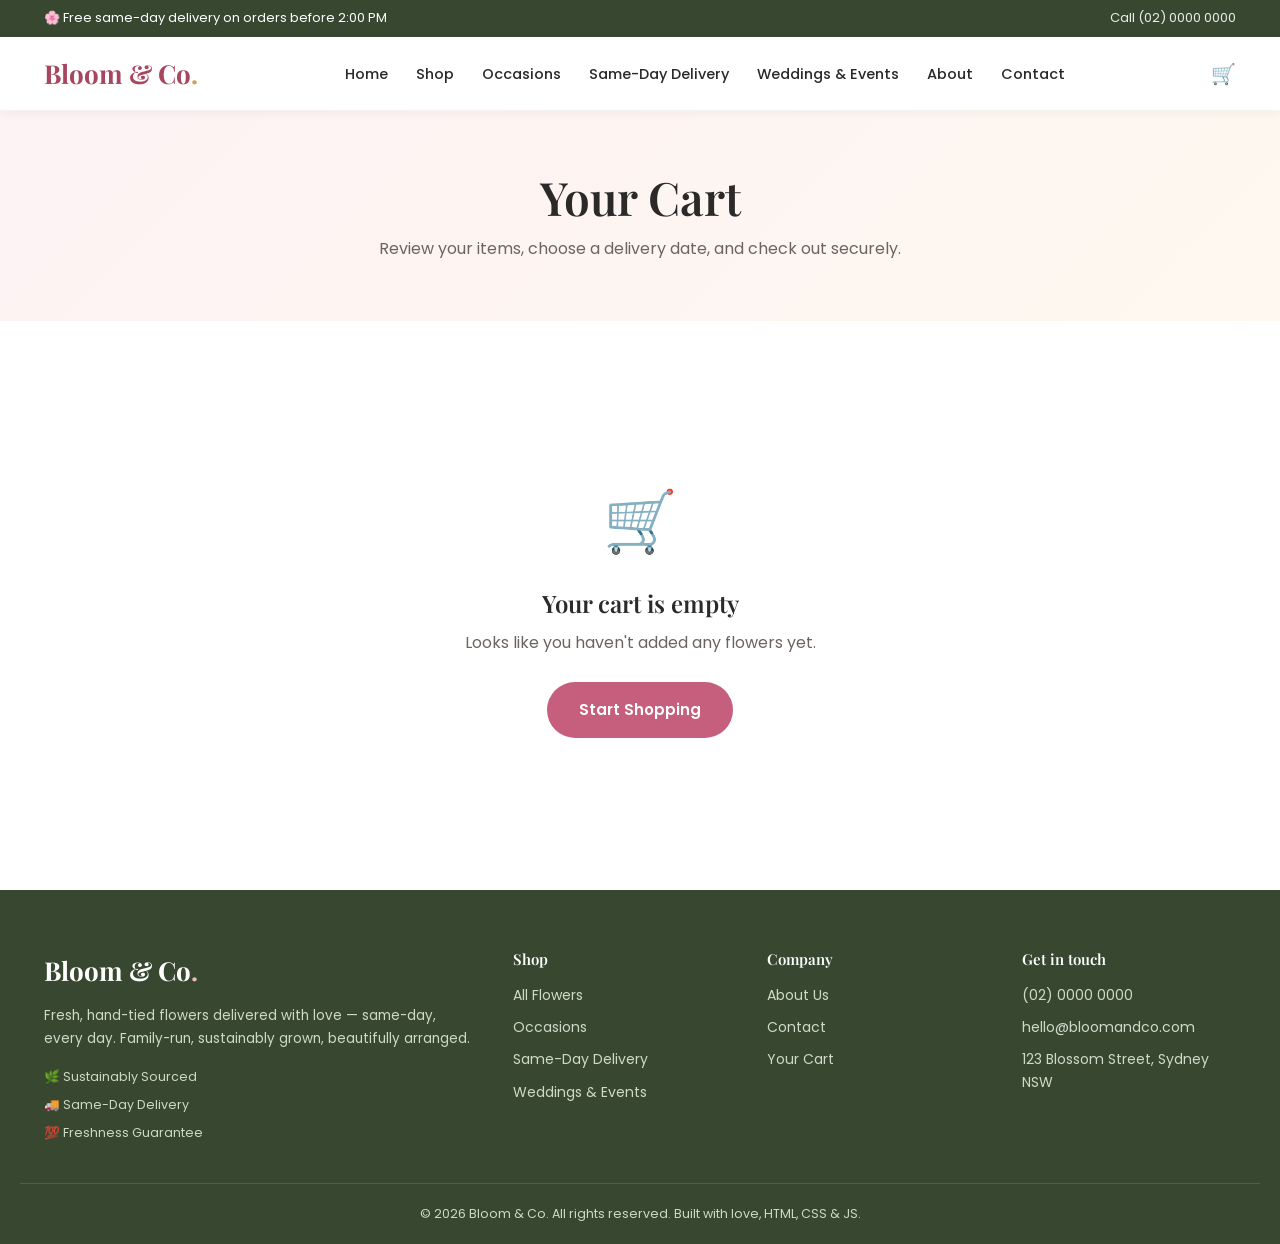
<file: cart.html>
<!DOCTYPE html>
<html lang="en">
<head>
<meta charset="UTF-8">
<meta name="viewport" content="width=device-width, initial-scale=1.0">
<title>Your Cart | Bloom & Co.</title>
<link rel="stylesheet" href="css/styles.css">
</head>
<body>

<div id="site-header"></div>

<section class="page-hero">
  <div class="container">
    <h1>Your Cart</h1>
    <p>Review your items, choose a delivery date, and check out securely.</p>
  </div>
</section>

<section id="cart-section">
  <div class="container">
    <div class="cart-layout" id="cart-layout">
      <!-- populated by JS -->
    </div>
  </div>
</section>

<!-- Mock Checkout Modal -->
<div id="checkout-modal" style="display:none;position:fixed;inset:0;background:rgba(44,42,40,0.5);z-index:500;align-items:center;justify-content:center;padding:20px;">
  <div style="background:white;border-radius:24px;padding:40px;max-width:440px;width:100%;text-align:center;">
    <div style="font-size:56px;margin-bottom:16px;">🌸</div>
    <h2 style="margin-bottom:12px;">Order Confirmed!</h2>
    <p style="color:var(--ink-light);margin-bottom:28px;">Thank you for your order. This is a demo checkout — no real payment has been processed. A confirmation email would normally be sent to you.</p>
    <button class="btn btn-primary btn-block" id="close-modal">Continue Shopping</button>
  </div>
</div>

<div id="site-footer"></div>
<script src="js/products.js"></script>
<script src="js/script.js"></script>
<script>
  function renderCart() {
    const cart = getCart();
    const layout = document.getElementById("cart-layout");

    if (!cart.length) {
      layout.style.gridTemplateColumns = "1fr";
      layout.innerHTML = `
        <div class="empty-cart">
          <div class="emoji">🛒</div>
          <h2>Your cart is empty</h2>
          <p style="color:var(--ink-light);margin:12px 0 26px;">Looks like you haven't added any flowers yet.</p>
          <a href="shop.html" class="btn btn-primary">Start Shopping</a>
        </div>`;
      return;
    }

    layout.style.gridTemplateColumns = "";
    const itemsHTML = cart.map((item, index) => {
      const addonsTotal = (item.addons || []).reduce((a, b) => a + b.price, 0);
      const lineTotal = (item.price + addonsTotal) * item.qty;
      const addonNames = (item.addons || []).map(a => a.name).join(", ");
      return `
        <div class="cart-item">
          <img src="${item.image}" alt="${item.name}">
          <div>
            <h4>${item.name}</h4>
            <div class="meta">Size: ${item.size}${addonNames ? " · Add-ons: " + addonNames : ""}</div>
            <div class="meta">Delivery: ${item.deliveryDate || minDeliveryDate()}</div>
            ${item.giftMessage ? `<div class="meta">💌 "${item.giftMessage}"</div>` : ""}
            <div class="cart-item-actions">
              <div class="qty-control">
                <button class="cart-qty-minus" data-index="${index}">−</button>
                <input type="text" value="${item.qty}" readonly>
                <button class="cart-qty-plus" data-index="${index}">+</button>
              </div>
              <button class="remove-btn" data-index="${index}">Remove</button>
            </div>
          </div>
          <div class="item-total">$${lineTotal.toFixed(2)}</div>
        </div>`;
    }).join("");

    const subtotal = cartTotal();
    const deliveryFee = subtotal > 0 ? 9.95 : 0;
    const total = subtotal + deliveryFee;

    layout.innerHTML = `
      <div>${itemsHTML}</div>
      <div class="summary-card">
        <h3 style="margin-bottom:20px;">Order Summary</h3>
        <div class="summary-row"><span>Subtotal</span><span>$${subtotal.toFixed(2)}</span></div>
        <div class="summary-row"><span>Delivery Fee</span><span>$${deliveryFee.toFixed(2)}</span></div>
        <div class="summary-row total"><span>Total</span><span>$${total.toFixed(2)}</span></div>
        <button class="btn btn-primary btn-block mt-24" id="checkout-btn" style="padding:15px;">Proceed to Checkout</button>
        <p style="font-size:12px;color:var(--ink-light);text-align:center;margin-top:12px;">🔒 Secure demo checkout — no real payment is processed.</p>
      </div>
    `;

    document.querySelectorAll(".cart-qty-minus").forEach(btn => btn.addEventListener("click", () => {
      const cart = getCart();
      const i = Number(btn.dataset.index);
      updateCartQty(i, cart[i].qty - 1);
      renderCart();
    }));
    document.querySelectorAll(".cart-qty-plus").forEach(btn => btn.addEventListener("click", () => {
      const cart = getCart();
      const i = Number(btn.dataset.index);
      updateCartQty(i, cart[i].qty + 1);
      renderCart();
    }));
    document.querySelectorAll(".remove-btn").forEach(btn => btn.addEventListener("click", () => {
      removeFromCart(Number(btn.dataset.index));
      renderCart();
      showToast("Item removed from cart");
    }));
    const checkoutBtn = document.getElementById("checkout-btn");
    if (checkoutBtn) {
      checkoutBtn.addEventListener("click", () => {
        document.getElementById("checkout-modal").style.display = "flex";
      });
    }
  }

  document.getElementById("close-modal").addEventListener("click", () => {
    saveCart([]);
    document.getElementById("checkout-modal").style.display = "none";
    renderCart();
    window.location.href = "shop.html";
  });

  document.addEventListener("DOMContentLoaded", renderCart);
</script>
</body>
</html>
</file>
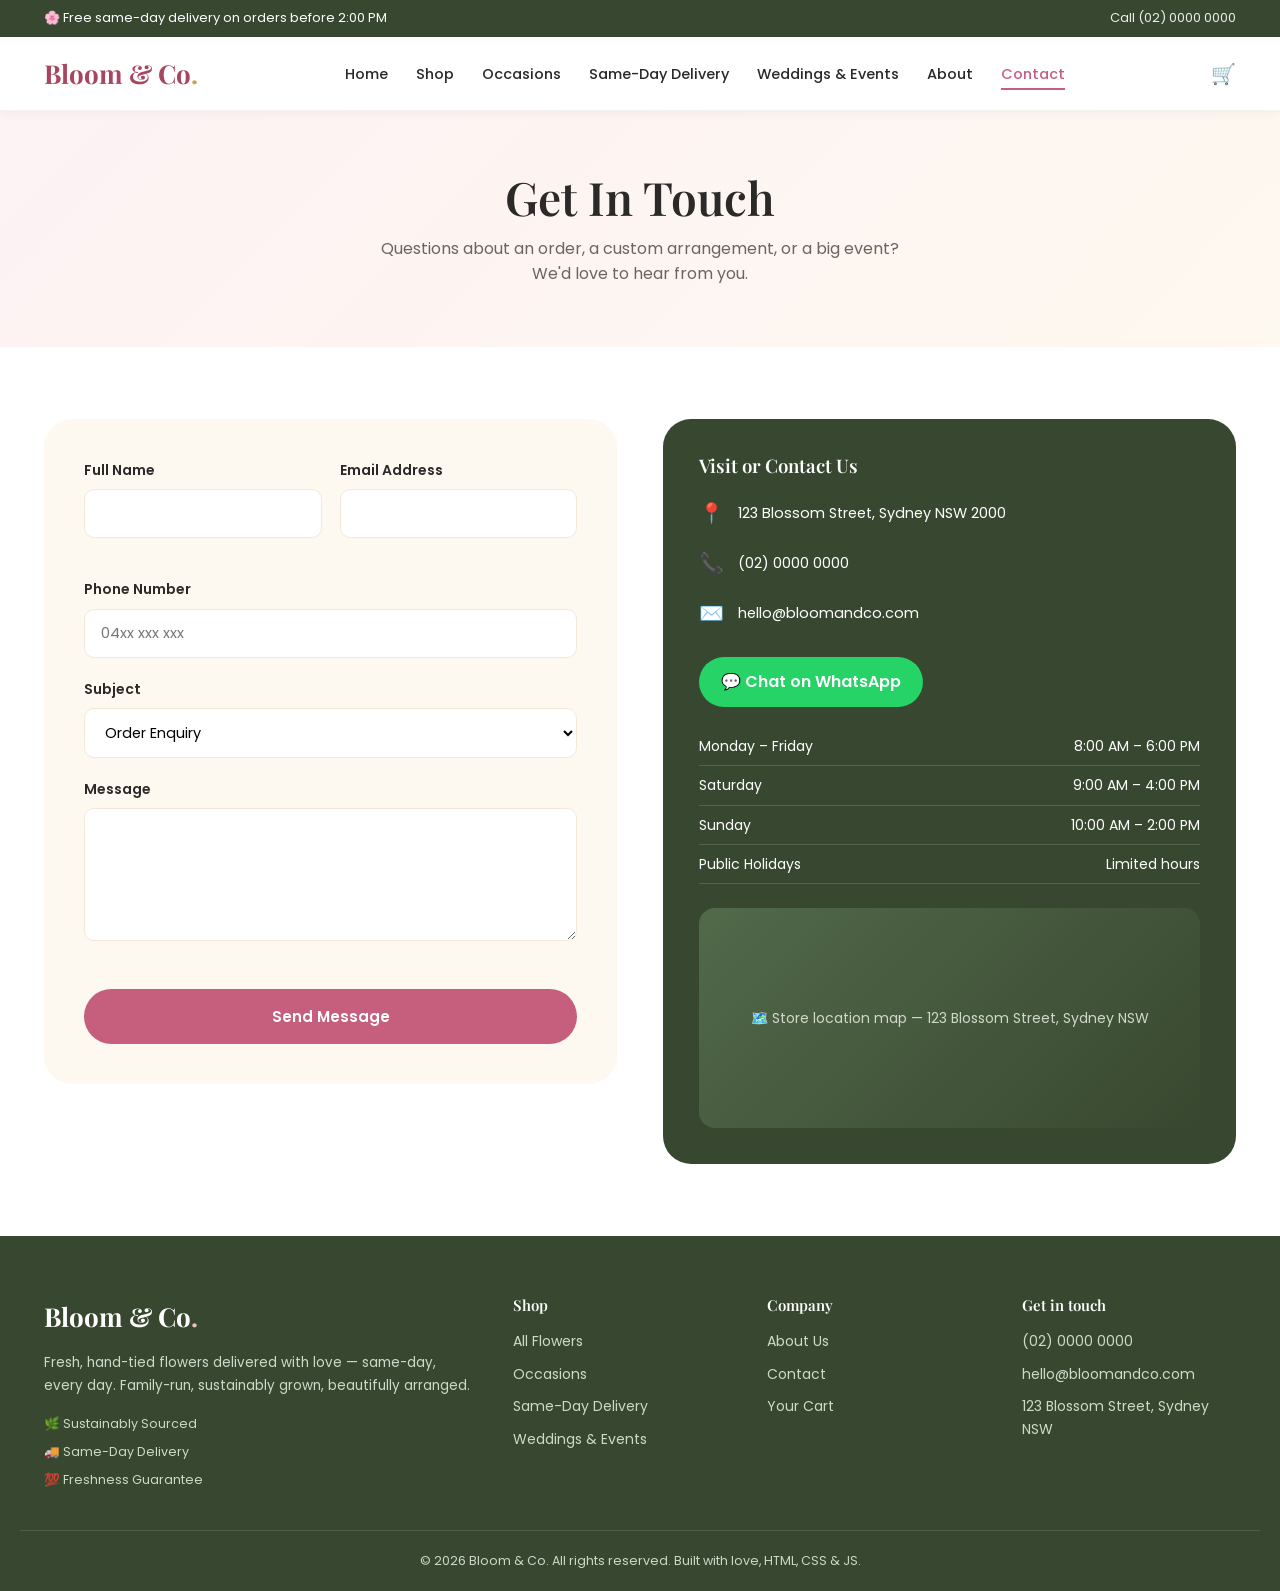
<file: contact.html>
<!DOCTYPE html>
<html lang="en">
<head>
<meta charset="UTF-8">
<meta name="viewport" content="width=device-width, initial-scale=1.0">
<title>Contact Us | Bloom & Co.</title>
<link rel="stylesheet" href="css/styles.css">
</head>
<body>

<div id="site-header"></div>

<section class="page-hero">
  <div class="container">
    <h1>Get In Touch</h1>
    <p>Questions about an order, a custom arrangement, or a big event? We'd love to hear from you.</p>
  </div>
</section>

<section>
  <div class="container contact-layout">
    <div class="reveal">
      <form class="form-card" id="contact-form" novalidate style="margin:0;max-width:none;">
        <div class="form-row">
          <div class="form-group">
            <label for="c-name">Full Name</label>
            <input type="text" id="c-name" name="name" required>
            <span class="error-msg" data-for="name"></span>
          </div>
          <div class="form-group">
            <label for="c-email">Email Address</label>
            <input type="email" id="c-email" name="email" required>
            <span class="error-msg" data-for="email"></span>
          </div>
        </div>
        <div class="form-group">
          <label for="c-phone">Phone Number</label>
          <input type="tel" id="c-phone" name="phone" placeholder="04xx xxx xxx">
        </div>
        <div class="form-group">
          <label for="c-subject">Subject</label>
          <select id="c-subject" name="subject">
            <option>Order Enquiry</option>
            <option>Custom Arrangement</option>
            <option>Wedding &amp; Events</option>
            <option>Delivery Issue</option>
            <option>Other</option>
          </select>
        </div>
        <div class="form-group">
          <label for="c-message">Message</label>
          <textarea id="c-message" name="message" rows="5" required></textarea>
          <span class="error-msg" data-for="message"></span>
        </div>
        <button type="submit" class="btn btn-primary btn-block">Send Message</button>
        <div class="form-success" id="contact-success">Thanks for reaching out! We'll respond within one business day. 🌷</div>
      </form>
    </div>

    <div class="reveal">
      <div class="contact-info-card">
        <h3>Visit or Contact Us</h3>
        <div class="contact-row"><span class="icon">📍</span><span>123 Blossom Street, Sydney NSW 2000</span></div>
        <div class="contact-row"><span class="icon">📞</span><a href="tel:+61200000000">(02) 0000 0000</a></div>
        <div class="contact-row"><span class="icon">✉️</span><a href="mailto:hello@bloomandco.com">hello@bloomandco.com</a></div>
        <a href="https://wa.me/61400000000" target="_blank" rel="noopener" class="whatsapp-btn">💬 Chat on WhatsApp</a>

        <ul class="hours-list">
          <li><span>Monday – Friday</span><span>8:00 AM – 6:00 PM</span></li>
          <li><span>Saturday</span><span>9:00 AM – 4:00 PM</span></li>
          <li><span>Sunday</span><span>10:00 AM – 2:00 PM</span></li>
          <li><span>Public Holidays</span><span>Limited hours</span></li>
        </ul>

        <div class="map-placeholder">🗺️ Store location map — 123 Blossom Street, Sydney NSW</div>
      </div>
    </div>
  </div>
</section>

<div id="site-footer"></div>
<script src="js/products.js"></script>
<script src="js/script.js"></script>
<script>
  document.getElementById("contact-form").addEventListener("submit", (e) => {
    e.preventDefault();
    const form = e.target;
    if (validateForm(form)) {
      document.getElementById("contact-success").classList.add("show");
      form.reset();
      showToast("Message sent successfully!");
    }
  });
</script>
</body>
</html>
</file>
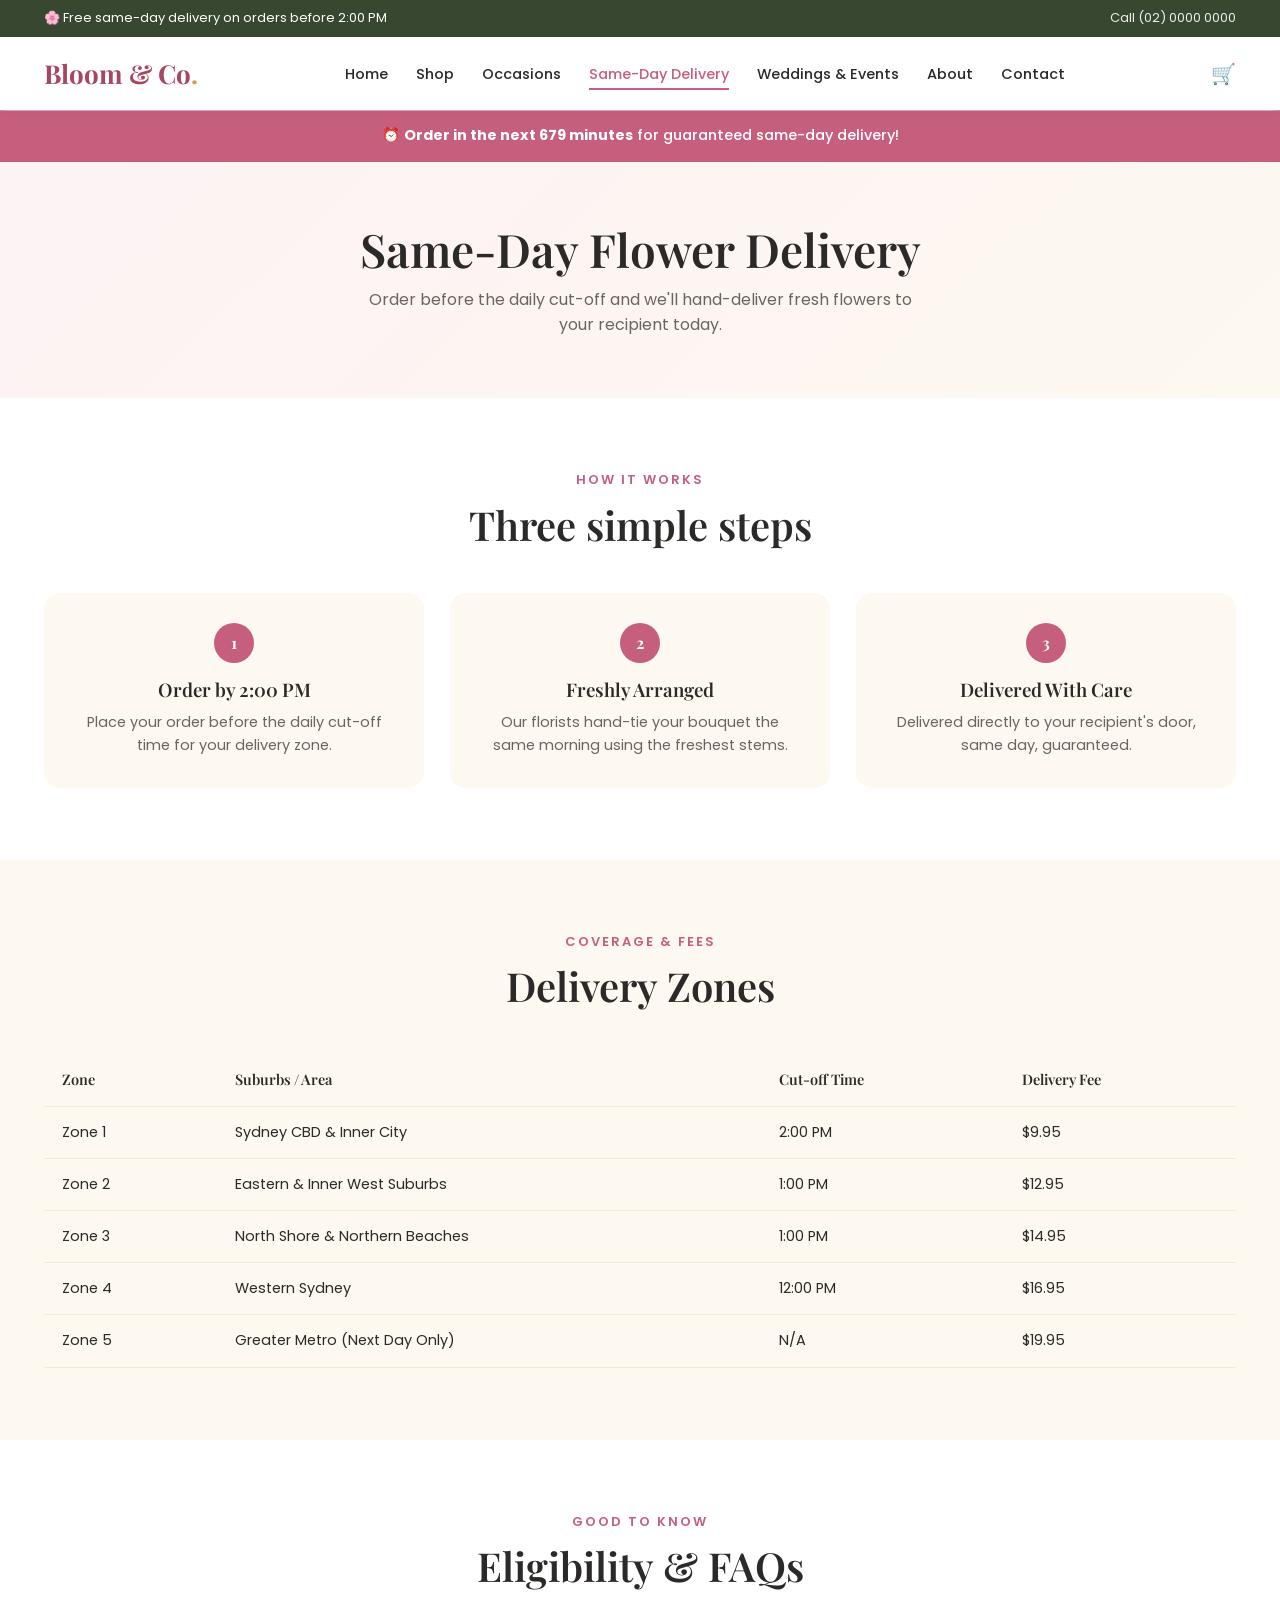
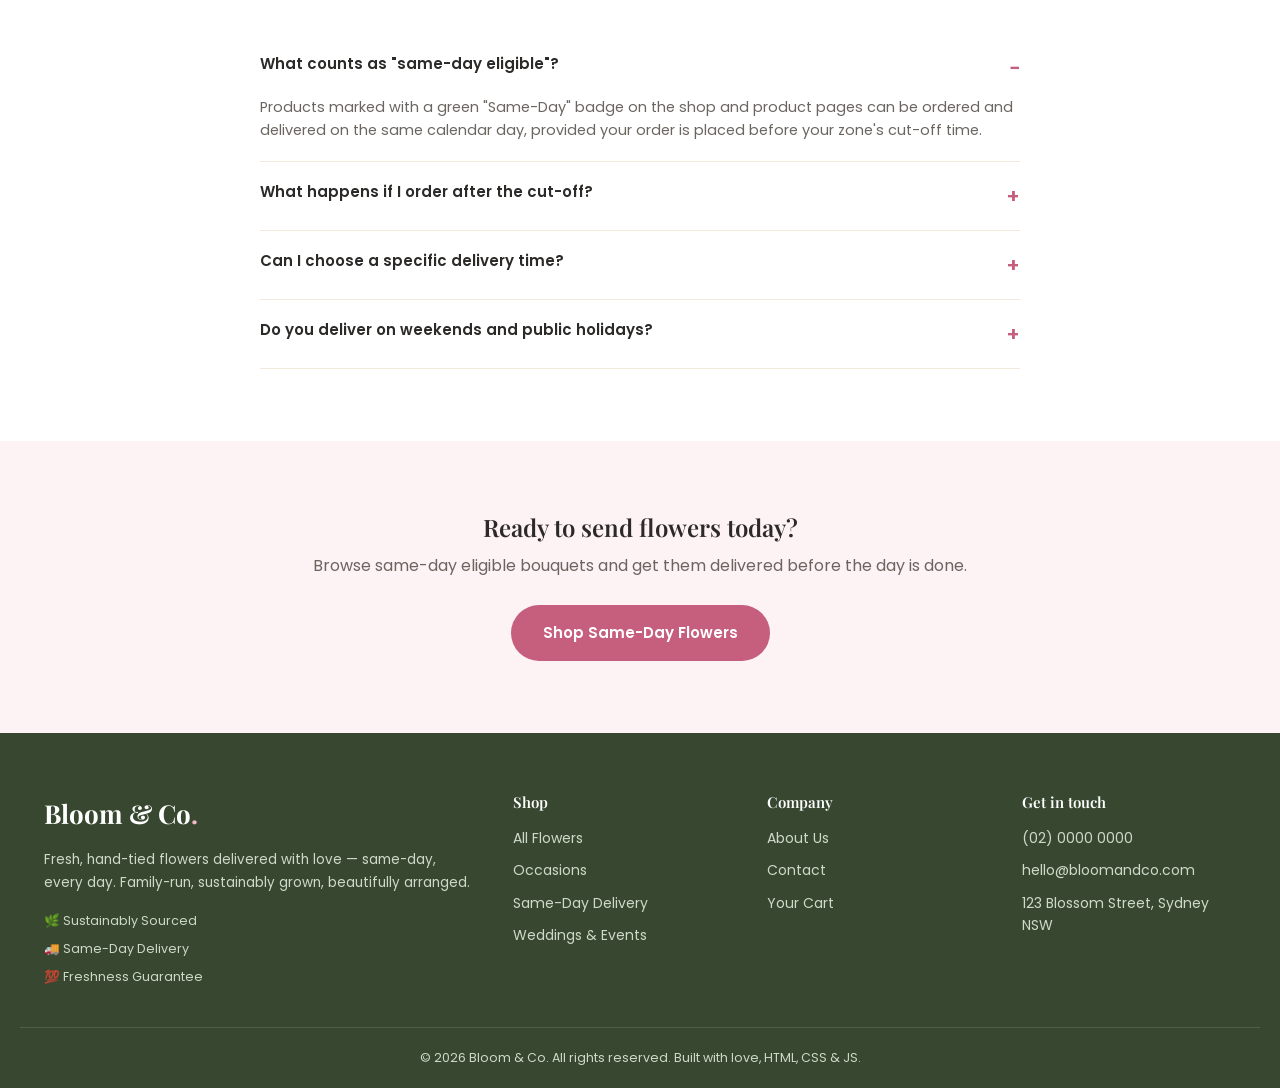
<file: delivery.html>
<!DOCTYPE html>
<html lang="en">
<head>
<meta charset="UTF-8">
<meta name="viewport" content="width=device-width, initial-scale=1.0">
<title>Same-Day Delivery | Bloom & Co.</title>
<link rel="stylesheet" href="css/styles.css">
</head>
<body>

<div id="site-header"></div>

<div class="urgency-banner" id="urgency-banner"></div>

<section class="page-hero">
  <div class="container">
    <h1>Same-Day Flower Delivery</h1>
    <p>Order before the daily cut-off and we'll hand-deliver fresh flowers to your recipient today.</p>
  </div>
</section>

<section>
  <div class="container">
    <div class="section-head reveal">
      <span class="eyebrow">How It Works</span>
      <h2>Three simple steps</h2>
    </div>
    <div class="delivery-steps reveal">
      <div class="step-card">
        <div class="step-num">1</div>
        <h3>Order by 2:00 PM</h3>
        <p style="color:var(--ink-light);font-size:14.5px;margin-top:10px;">Place your order before the daily cut-off time for your delivery zone.</p>
      </div>
      <div class="step-card">
        <div class="step-num">2</div>
        <h3>Freshly Arranged</h3>
        <p style="color:var(--ink-light);font-size:14.5px;margin-top:10px;">Our florists hand-tie your bouquet the same morning using the freshest stems.</p>
      </div>
      <div class="step-card">
        <div class="step-num">3</div>
        <h3>Delivered With Care</h3>
        <p style="color:var(--ink-light);font-size:14.5px;margin-top:10px;">Delivered directly to your recipient's door, same day, guaranteed.</p>
      </div>
    </div>
  </div>
</section>

<section class="bg-cream">
  <div class="container">
    <div class="section-head reveal">
      <span class="eyebrow">Coverage &amp; Fees</span>
      <h2>Delivery Zones</h2>
    </div>
    <table class="zones-table reveal">
      <thead><tr><th>Zone</th><th>Suburbs / Area</th><th>Cut-off Time</th><th>Delivery Fee</th></tr></thead>
      <tbody>
        <tr><td>Zone 1</td><td>Sydney CBD &amp; Inner City</td><td>2:00 PM</td><td>$9.95</td></tr>
        <tr><td>Zone 2</td><td>Eastern &amp; Inner West Suburbs</td><td>1:00 PM</td><td>$12.95</td></tr>
        <tr><td>Zone 3</td><td>North Shore &amp; Northern Beaches</td><td>1:00 PM</td><td>$14.95</td></tr>
        <tr><td>Zone 4</td><td>Western Sydney</td><td>12:00 PM</td><td>$16.95</td></tr>
        <tr><td>Zone 5</td><td>Greater Metro (Next Day Only)</td><td>N/A</td><td>$19.95</td></tr>
      </tbody>
    </table>
  </div>
</section>

<section>
  <div class="container">
    <div class="section-head reveal">
      <span class="eyebrow">Good to Know</span>
      <h2>Eligibility &amp; FAQs</h2>
    </div>
    <div style="max-width:760px;margin:0 auto;" class="reveal">
      <details class="faq-item" open>
        <summary>What counts as "same-day eligible"?</summary>
        <p>Products marked with a green "Same-Day" badge on the shop and product pages can be ordered and delivered on the same calendar day, provided your order is placed before your zone's cut-off time.</p>
      </details>
      <details class="faq-item">
        <summary>What happens if I order after the cut-off?</summary>
        <p>No problem — your order will simply be scheduled for the next available delivery day. You'll be able to choose the exact date at checkout.</p>
      </details>
      <details class="faq-item">
        <summary>Can I choose a specific delivery time?</summary>
        <p>We deliver within business hours (9:00 AM – 6:00 PM). While we can't guarantee an exact hour, you can leave delivery instructions at checkout.</p>
      </details>
      <details class="faq-item">
        <summary>Do you deliver on weekends and public holidays?</summary>
        <p>Yes, we deliver 7 days a week including most public holidays, though cut-off times may be earlier — check the calendar at checkout for exact times.</p>
      </details>
    </div>
  </div>
</section>

<section class="bg-pink">
  <div class="container text-center reveal">
    <h2>Ready to send flowers today?</h2>
    <p style="color:var(--ink-light);margin:12px 0 26px;">Browse same-day eligible bouquets and get them delivered before the day is done.</p>
    <a href="shop.html?occasion=bestsellers" class="btn btn-primary">Shop Same-Day Flowers</a>
  </div>
</section>

<div id="site-footer"></div>
<script src="js/products.js"></script>
<script src="js/script.js"></script>
<script>
  document.addEventListener("DOMContentLoaded", () => {
    const banner = document.getElementById("urgency-banner");
    if (isSameDayAvailable()) {
      const now = new Date();
      const cutoff = new Date();
      cutoff.setHours(14, 0, 0, 0);
      const minsLeft = Math.round((cutoff - now) / 60000);
      banner.innerHTML = `⏰ <strong>Order in the next ${minsLeft > 0 ? minsLeft : 0} minutes</strong> for guaranteed same-day delivery!`;
    } else {
      banner.innerHTML = `⏰ Today's same-day cut-off has passed — <strong>order now for delivery tomorrow.</strong>`;
    }
  });
</script>
</body>
</html>
</file>
<file: css/styles.css>
/* ============================================================
   BLOOM & CO. — Stylesheet
   Design system: soft pink / cream / green / white palette
   Serif headings (Playfair Display) + sans body (Poppins)
   ============================================================ */

@import url('https://fonts.googleapis.com/css2?family=Playfair+Display:ital,wght@0,500;0,600;0,700;1,500&family=Poppins:wght@300;400;500;600;700&display=swap');

:root {
  --pink-50: #fdf2f4;
  --pink-100: #fbe4ea;
  --pink-300: #f3b8c7;
  --pink-500: #e0839e;
  --pink-600: #c65f7d;
  --pink-700: #a8455f;
  --cream: #fdf8f0;
  --cream-dark: #f4e9d8;
  --green-500: #7c9473;
  --green-600: #5f7857;
  --green-800: #384830;
  --white: #ffffff;
  --ink: #2c2a28;
  --ink-light: #6b6560;
  --gold: #c9a24b;

  --radius-sm: 8px;
  --radius-md: 16px;
  --radius-lg: 28px;
  --shadow-sm: 0 2px 10px rgba(44, 42, 40, 0.06);
  --shadow-md: 0 10px 30px rgba(44, 42, 40, 0.1);
  --shadow-lg: 0 20px 50px rgba(44, 42, 40, 0.15);

  --font-heading: 'Playfair Display', Georgia, serif;
  --font-body: 'Poppins', -apple-system, sans-serif;
}

* { box-sizing: border-box; margin: 0; padding: 0; }

html { scroll-behavior: smooth; }

body {
  font-family: var(--font-body);
  color: var(--ink);
  background: var(--white);
  line-height: 1.6;
  -webkit-font-smoothing: antialiased;
  overflow-x: hidden;
}

img { max-width: 100%; display: block; }

a { text-decoration: none; color: inherit; }

ul { list-style: none; }

h1, h2, h3, h4 {
  font-family: var(--font-heading);
  font-weight: 600;
  line-height: 1.2;
  color: var(--ink);
}

.container {
  max-width: 1240px;
  margin: 0 auto;
  padding: 0 24px;
}

section { padding: 72px 0; }

.section-head {
  text-align: center;
  max-width: 620px;
  margin: 0 auto 44px;
}
.section-head .eyebrow {
  color: var(--pink-600);
  text-transform: uppercase;
  letter-spacing: 2px;
  font-size: 13px;
  font-weight: 600;
  margin-bottom: 10px;
  display: block;
}
.section-head h2 { font-size: clamp(28px, 4vw, 40px); margin-bottom: 12px; }
.section-head p { color: var(--ink-light); font-size: 16px; }

/* ---------- Buttons ---------- */
.btn {
  display: inline-flex;
  align-items: center;
  justify-content: center;
  gap: 8px;
  padding: 14px 30px;
  border-radius: 40px;
  font-family: var(--font-body);
  font-weight: 600;
  font-size: 15px;
  cursor: pointer;
  border: 2px solid transparent;
  transition: all 0.25s ease;
  white-space: nowrap;
}
.btn-primary { background: var(--pink-600); color: var(--white); }
.btn-primary:hover { background: var(--pink-700); transform: translateY(-2px); box-shadow: var(--shadow-md); }
.btn-outline { background: transparent; border-color: var(--white); color: var(--white); }
.btn-outline:hover { background: var(--white); color: var(--pink-700); transform: translateY(-2px); }
.btn-dark { background: var(--green-800); color: var(--white); }
.btn-dark:hover { background: var(--green-600); transform: translateY(-2px); }
.btn-block { width: 100%; }
.btn-sm { padding: 9px 18px; font-size: 13px; }
.btn:disabled { opacity: 0.5; cursor: not-allowed; transform: none !important; }

/* ---------- Top bar & Header ---------- */
.topbar { background: var(--green-800); color: var(--white); font-size: 13px; }
.topbar-inner { display: flex; justify-content: space-between; align-items: center; padding: 8px 24px; }
.topbar-inner a { color: var(--white); opacity: 0.9; }
.topbar-links { display: none; }
@media (min-width: 640px) { .topbar-links { display: inline; } }

.site-header {
  background: rgba(255, 255, 255, 0.96);
  backdrop-filter: blur(6px);
  position: sticky;
  top: 0;
  z-index: 200;
  box-shadow: var(--shadow-sm);
}
.header-inner { display: flex; align-items: center; justify-content: space-between; padding: 16px 24px; }
.logo {
  font-family: var(--font-heading);
  font-size: 26px;
  font-weight: 700;
  color: var(--pink-700);
}
.logo span { color: var(--gold); }
.logo.light { color: var(--white); }
.logo.light span { color: var(--pink-300); }

.main-nav ul { display: flex; gap: 28px; }
.main-nav a {
  font-size: 14.5px;
  font-weight: 500;
  color: var(--ink);
  position: relative;
  padding: 6px 0;
  transition: color 0.2s;
}
.main-nav a:hover, .main-nav a.active { color: var(--pink-600); }
.main-nav a.active::after {
  content: ""; position: absolute; bottom: 0; left: 0; right: 0; height: 2px; background: var(--pink-600);
}

.header-actions { display: flex; align-items: center; gap: 16px; }
.icon-btn { position: relative; font-size: 20px; }
.cart-count {
  position: absolute; top: -8px; right: -12px;
  background: var(--pink-600); color: white;
  font-size: 11px; font-weight: 700;
  min-width: 18px; height: 18px; border-radius: 50%;
  display: inline-flex; align-items: center; justify-content: center;
  padding: 0 4px;
}

.hamburger {
  display: none; flex-direction: column; gap: 5px;
  background: none; border: none; cursor: pointer; padding: 6px;
}
.hamburger span { width: 24px; height: 2px; background: var(--ink); transition: 0.3s; border-radius: 2px; }
.hamburger.active span:nth-child(1) { transform: translateY(7px) rotate(45deg); }
.hamburger.active span:nth-child(2) { opacity: 0; }
.hamburger.active span:nth-child(3) { transform: translateY(-7px) rotate(-45deg); }

@media (max-width: 900px) {
  .main-nav {
    position: fixed; top: 0; right: -100%; width: 78%; max-width: 340px; height: 100vh;
    background: var(--white); box-shadow: var(--shadow-lg);
    transition: right 0.35s ease; padding: 100px 32px; z-index: 300;
  }
  .main-nav.open { right: 0; }
  .main-nav ul { flex-direction: column; gap: 22px; }
  .main-nav a { font-size: 17px; }
  .hamburger { display: flex; }
}

/* ---------- Hero ---------- */
.hero {
  position: relative;
  min-height: 88vh;
  display: flex;
  align-items: center;
  background: linear-gradient(135deg, var(--pink-50) 0%, var(--cream) 55%, var(--pink-100) 100%);
  overflow: hidden;
}
.hero::before, .hero::after {
  content: "";
  position: absolute;
  border-radius: 50%;
  filter: blur(2px);
  opacity: 0.5;
}
.hero::before { width: 340px; height: 340px; background: var(--pink-300); top: -80px; right: -80px; }
.hero::after { width: 220px; height: 220px; background: var(--green-500); opacity: 0.25; bottom: -60px; left: -60px; }

.hero-inner { display: grid; grid-template-columns: 1fr 1fr; gap: 40px; align-items: center; position: relative; z-index: 2; }
.hero-content .eyebrow { color: var(--pink-600); font-weight: 600; letter-spacing: 2px; text-transform: uppercase; font-size: 13px; }
.hero-content h1 {
  font-size: clamp(38px, 5.4vw, 62px);
  margin: 14px 0 20px;
  color: var(--ink);
}
.hero-content h1 em { color: var(--pink-600); font-style: normal; }
.hero-content p { font-size: 17px; color: var(--ink-light); max-width: 460px; margin-bottom: 32px; }
.hero-ctas { display: flex; flex-wrap: wrap; gap: 16px; }
.hero-ctas .btn-outline { border-color: var(--pink-600); color: var(--pink-700); }
.hero-ctas .btn-outline:hover { background: var(--pink-600); color: white; }

.hero-image { position: relative; }
.hero-image img { border-radius: var(--radius-lg); box-shadow: var(--shadow-lg); width: 100%; height: 520px; object-fit: cover; }
.hero-badge {
  position: absolute; bottom: 24px; left: -24px;
  background: var(--white); padding: 16px 20px; border-radius: var(--radius-md);
  box-shadow: var(--shadow-md); display: flex; align-items: center; gap: 12px; max-width: 240px;
}
.hero-badge .icon { font-size: 26px; }
.hero-badge strong { display: block; font-size: 14px; }
.hero-badge span { font-size: 12px; color: var(--ink-light); }

@media (max-width: 900px) {
  .hero-inner { grid-template-columns: 1fr; }
  .hero-image { order: -1; }
  .hero-image img { height: 320px; }
  .hero-badge { left: 12px; }
}

/* ---------- Category Tiles ---------- */
.category-tiles {
  display: grid;
  grid-template-columns: repeat(5, 1fr);
  gap: 20px;
}
.cat-tile {
  background: var(--cream);
  border-radius: var(--radius-md);
  padding: 30px 16px;
  text-align: center;
  transition: transform 0.25s ease, box-shadow 0.25s ease, background 0.25s ease;
  border: 1px solid var(--cream-dark);
}
.cat-tile:hover { transform: translateY(-6px); box-shadow: var(--shadow-md); background: var(--white); }
.cat-tile .emoji { font-size: 34px; display: block; margin-bottom: 12px; }
.cat-tile h4 { font-size: 15px; font-family: var(--font-body); font-weight: 600; }
@media (max-width: 900px) { .category-tiles { grid-template-columns: repeat(2, 1fr); } }

/* ---------- Product Grid & Cards ---------- */
.product-grid {
  display: grid;
  grid-template-columns: repeat(4, 1fr);
  gap: 28px;
}
@media (max-width: 1100px) { .product-grid { grid-template-columns: repeat(3, 1fr); } }
@media (max-width: 760px) { .product-grid { grid-template-columns: repeat(2, 1fr); gap: 16px; } }
@media (max-width: 480px) { .product-grid { grid-template-columns: 1fr 1fr; } }

.product-card {
  background: var(--white);
  border-radius: var(--radius-md);
  overflow: hidden;
  box-shadow: var(--shadow-sm);
  transition: transform 0.3s ease, box-shadow 0.3s ease;
  display: flex;
  flex-direction: column;
}
.product-card:hover { transform: translateY(-6px); box-shadow: var(--shadow-md); }
.product-card .thumb { position: relative; overflow: hidden; height: 230px; }
.product-card .thumb img { width: 100%; height: 100%; object-fit: cover; transition: transform 0.5s ease; }
.product-card:hover .thumb img { transform: scale(1.08); }
.badge {
  position: absolute; top: 12px; left: 12px;
  background: var(--green-600); color: white; font-size: 11px; font-weight: 600;
  padding: 5px 10px; border-radius: 20px; letter-spacing: 0.3px;
}
.badge.pink { background: var(--pink-600); }
.badge.gold { background: var(--gold); }
.product-info { padding: 18px; display: flex; flex-direction: column; gap: 8px; flex: 1; }
.product-info h3 { font-size: 17px; }
.product-info .rating { font-size: 13px; color: var(--gold); }
.product-info .rating span { color: var(--ink-light); margin-left: 4px; }
.product-info .price { font-weight: 700; color: var(--pink-700); font-size: 17px; margin-top: auto; }
.product-info .old-price { text-decoration: line-through; color: var(--ink-light); font-weight: 400; font-size: 14px; margin-right: 6px; }
.product-card .add-cart-btn { margin: 0 18px 18px; }

/* ---------- Delivery Banner ---------- */
.delivery-banner {
  background: var(--green-800);
  color: var(--white);
  border-radius: var(--radius-lg);
  padding: 44px;
  display: grid;
  grid-template-columns: 1.2fr repeat(3, 1fr);
  gap: 28px;
  align-items: center;
}
.delivery-banner .db-main h3 { color: var(--white); font-size: 26px; margin-bottom: 8px; }
.delivery-banner .db-main p { color: #cfd9c9; font-size: 14.5px; }
.db-item { text-align: center; border-left: 1px solid rgba(255,255,255,0.15); padding-left: 24px; }
.db-item .num { font-family: var(--font-heading); font-size: 24px; color: var(--pink-300); display: block; }
.db-item span.label { font-size: 13px; color: #cfd9c9; }
@media (max-width: 900px) {
  .delivery-banner { grid-template-columns: 1fr 1fr; }
  .db-item { border-left: none; padding-left: 0; }
}
@media (max-width: 560px) { .delivery-banner { grid-template-columns: 1fr; } }

/* ---------- Reviews ---------- */
.reviews-grid { display: grid; grid-template-columns: repeat(4, 1fr); gap: 24px; }
@media (max-width: 1000px) { .reviews-grid { grid-template-columns: 1fr 1fr; } }
@media (max-width: 600px) { .reviews-grid { grid-template-columns: 1fr; } }
.review-card {
  background: var(--pink-50);
  border-radius: var(--radius-md);
  padding: 26px;
  border: 1px solid var(--pink-100);
}
.review-card .stars { color: var(--gold); margin-bottom: 10px; letter-spacing: 2px; }
.review-card p { font-size: 14.5px; color: var(--ink); margin-bottom: 14px; }
.review-card strong { font-size: 14px; color: var(--pink-700); }

/* ---------- Instagram Gallery ---------- */
.insta-gallery { display: grid; grid-template-columns: repeat(4, 1fr); gap: 12px; }
@media (max-width: 760px) { .insta-gallery { grid-template-columns: repeat(2, 1fr); } }
.insta-item { position: relative; border-radius: var(--radius-sm); overflow: hidden; aspect-ratio: 1/1; }
.insta-item img { width: 100%; height: 100%; object-fit: cover; transition: transform 0.4s ease; }
.insta-item:hover img { transform: scale(1.1); }
.insta-item::after {
  content: "📷"; position: absolute; inset: 0; display: flex; align-items: center; justify-content: center;
  background: rgba(44,42,40,0); color: transparent; transition: 0.3s; font-size: 22px;
}
.insta-item:hover::after { background: rgba(44,42,40,0.35); color: white; }

/* ---------- Promo Banner (Weddings) ---------- */
.promo-banner {
  position: relative;
  border-radius: var(--radius-lg);
  overflow: hidden;
  min-height: 340px;
  display: flex;
  align-items: center;
  background-image: linear-gradient(120deg, rgba(56,72,48,0.82), rgba(198,95,125,0.55)), url('https://images.unsplash.com/photo-1520763185298-1b434c919102?auto=format&fit=crop&w=1400&q=70');
  background-size: cover;
  background-position: center;
  color: white;
  padding: 50px;
}
.promo-banner .promo-content { max-width: 520px; }
.promo-banner .eyebrow { color: var(--pink-100); text-transform: uppercase; letter-spacing: 2px; font-size: 13px; font-weight: 600; }
.promo-banner h2 { color: white; font-size: clamp(26px, 4vw, 38px); margin: 12px 0 16px; }
.promo-banner p { margin-bottom: 26px; color: #f3e9ed; }

/* ---------- Filters (Shop Page) ---------- */
.shop-layout { display: grid; grid-template-columns: 260px 1fr; gap: 36px; align-items: start; }
@media (max-width: 900px) { .shop-layout { grid-template-columns: 1fr; } }

.filters {
  background: var(--cream);
  border-radius: var(--radius-md);
  padding: 24px;
  position: sticky;
  top: 100px;
}
.filters h4 { font-size: 15px; margin-bottom: 14px; }
.filter-group { margin-bottom: 26px; }
.filter-group label {
  display: flex; align-items: center; gap: 10px; font-size: 14px; margin-bottom: 10px; cursor: pointer; color: var(--ink-light);
}
.filter-group input[type="checkbox"], .filter-group input[type="radio"] { accent-color: var(--pink-600); width: 16px; height: 16px; }
.filter-group input[type="range"] { width: 100%; accent-color: var(--pink-600); }
.price-values { display: flex; justify-content: space-between; font-size: 13px; color: var(--ink-light); margin-top: 6px; }
.clear-filters { font-size: 13px; color: var(--pink-600); text-decoration: underline; cursor: pointer; background: none; border: none; }

.shop-toolbar { display: flex; justify-content: space-between; align-items: center; margin-bottom: 24px; flex-wrap: wrap; gap: 12px; }
.shop-toolbar select { padding: 10px 14px; border-radius: 8px; border: 1px solid var(--cream-dark); font-family: var(--font-body); }
.results-count { font-size: 14px; color: var(--ink-light); }
.empty-state { text-align: center; padding: 60px 20px; color: var(--ink-light); }

/* ---------- Product Detail Page ---------- */
.product-detail { display: grid; grid-template-columns: 1fr 1fr; gap: 56px; }
@media (max-width: 900px) { .product-detail { grid-template-columns: 1fr; gap: 30px; } }

.gallery-main { border-radius: var(--radius-lg); overflow: hidden; height: 480px; margin-bottom: 14px; box-shadow: var(--shadow-md); }
.gallery-main img { width: 100%; height: 100%; object-fit: cover; }
.gallery-thumbs { display: flex; gap: 12px; }
.gallery-thumbs img {
  width: 84px; height: 84px; object-fit: cover; border-radius: 10px; cursor: pointer; opacity: 0.65; transition: 0.2s; border: 2px solid transparent;
}
.gallery-thumbs img.active, .gallery-thumbs img:hover { opacity: 1; border-color: var(--pink-500); }

.pd-info h1 { font-size: 32px; margin-bottom: 10px; }
.pd-price { font-size: 24px; color: var(--pink-700); font-weight: 700; margin-bottom: 16px; }
.pd-desc { color: var(--ink-light); margin-bottom: 24px; font-size: 15px; }

.pd-block { margin-bottom: 24px; }
.pd-block h4 { font-size: 15px; margin-bottom: 12px; }
.size-options, .addon-options { display: flex; flex-wrap: wrap; gap: 10px; }
.size-opt, .addon-opt {
  border: 1.5px solid var(--cream-dark); border-radius: 10px; padding: 10px 16px; font-size: 14px; cursor: pointer; transition: 0.2s; background: white;
  display: flex; align-items: center; gap: 8px;
}
.size-opt.selected, .addon-opt.selected { border-color: var(--pink-600); background: var(--pink-50); color: var(--pink-700); }

.pd-block textarea, .pd-block input[type="text"], .pd-block input[type="date"], .pd-block input[type="email"], .pd-block input[type="tel"] {
  width: 100%; padding: 12px 14px; border: 1.5px solid var(--cream-dark); border-radius: 10px; font-family: var(--font-body); font-size: 14px;
}
.pd-block textarea { resize: vertical; min-height: 80px; }
.char-count { font-size: 12px; color: var(--ink-light); text-align: right; margin-top: 4px; }

.same-day-badge {
  display: inline-flex; align-items: center; gap: 8px; background: var(--green-500); color: white; padding: 8px 16px; border-radius: 20px; font-size: 13px; font-weight: 600; margin-bottom: 20px;
}
.qty-row { display: flex; align-items: center; gap: 16px; margin-bottom: 20px; }
.qty-control { display: flex; align-items: center; border: 1.5px solid var(--cream-dark); border-radius: 10px; overflow: hidden; }
.qty-control button { width: 36px; height: 40px; background: var(--cream); border: none; font-size: 16px; cursor: pointer; }
.qty-control input { width: 44px; text-align: center; border: none; font-size: 15px; }

/* ---------- Occasions Page ---------- */
.occasion-grid { display: grid; grid-template-columns: repeat(3, 1fr); gap: 26px; }
@media (max-width: 900px) { .occasion-grid { grid-template-columns: 1fr 1fr; } }
@media (max-width: 560px) { .occasion-grid { grid-template-columns: 1fr; } }
.occasion-card {
  position: relative; border-radius: var(--radius-md); overflow: hidden; height: 260px; display: flex; align-items: flex-end; padding: 24px;
}
.occasion-card img { position: absolute; inset: 0; width: 100%; height: 100%; object-fit: cover; transition: transform 0.4s; z-index: 0; }
.occasion-card:hover img { transform: scale(1.08); }
.occasion-card::before { content: ""; position: absolute; inset: 0; background: linear-gradient(to top, rgba(0,0,0,0.65), rgba(0,0,0,0)); z-index: 1; }
.occasion-card .oc-label { position: relative; z-index: 2; color: white; }
.occasion-card .oc-label h3 { color: white; font-size: 22px; }
.occasion-card .oc-label span { font-size: 13px; opacity: 0.9; }

/* ---------- Delivery Page ---------- */
.urgency-banner {
  background: var(--pink-600); color: white; text-align: center; padding: 14px; font-size: 14.5px; font-weight: 500;
}
.urgency-banner strong { font-weight: 700; }
.delivery-steps { display: grid; grid-template-columns: repeat(3, 1fr); gap: 26px; }
@media (max-width: 800px) { .delivery-steps { grid-template-columns: 1fr; } }
.step-card { background: var(--cream); border-radius: var(--radius-md); padding: 30px; text-align: center; }
.step-card .step-num {
  width: 40px; height: 40px; border-radius: 50%; background: var(--pink-600); color: white; display: flex; align-items: center; justify-content: center; margin: 0 auto 16px; font-family: var(--font-heading); font-weight: 700;
}
.zones-table { width: 100%; border-collapse: collapse; margin-top: 20px; }
.zones-table th, .zones-table td { padding: 14px 18px; text-align: left; border-bottom: 1px solid var(--cream-dark); font-size: 14.5px; }
.zones-table th { background: var(--cream); font-family: var(--font-heading); font-weight: 600; }
.faq-item { border-bottom: 1px solid var(--cream-dark); padding: 18px 0; }
.faq-item summary { cursor: pointer; font-weight: 600; font-size: 15px; list-style: none; display: flex; justify-content: space-between; }
.faq-item summary::-webkit-details-marker { display: none; }
.faq-item summary::after { content: "+"; font-size: 20px; color: var(--pink-600); }
.faq-item[open] summary::after { content: "−"; }
.faq-item p { margin-top: 12px; color: var(--ink-light); font-size: 14.5px; }

/* ---------- Weddings Page ---------- */
.packages-grid { display: grid; grid-template-columns: repeat(3, 1fr); gap: 26px; }
@media (max-width: 900px) { .packages-grid { grid-template-columns: 1fr; } }
.package-card {
  border: 1.5px solid var(--cream-dark); border-radius: var(--radius-md); padding: 32px; text-align: center; transition: 0.3s;
}
.package-card.featured { border-color: var(--pink-600); box-shadow: var(--shadow-md); position: relative; transform: scale(1.03); }
.package-card.featured::before {
  content: "Most Popular"; position: absolute; top: -14px; left: 50%; transform: translateX(-50%);
  background: var(--pink-600); color: white; font-size: 12px; padding: 6px 16px; border-radius: 20px; font-weight: 600;
}
.package-card h3 { font-size: 22px; margin: 10px 0; }
.package-card .price { font-size: 30px; color: var(--pink-700); font-weight: 700; margin-bottom: 18px; }
.package-card ul { text-align: left; margin: 20px 0; }
.package-card li { padding: 8px 0; font-size: 14px; color: var(--ink-light); display: flex; gap: 8px; }
.package-card li::before { content: "✓"; color: var(--green-600); font-weight: 700; }

/* ---------- Forms (general) ---------- */
.form-card {
  background: var(--cream); border-radius: var(--radius-lg); padding: 40px; max-width: 640px; margin: 0 auto;
}
.form-row { display: grid; grid-template-columns: 1fr 1fr; gap: 18px; }
@media (max-width: 560px) { .form-row { grid-template-columns: 1fr; } }
.form-group { margin-bottom: 20px; }
.form-group label { display: block; font-size: 14px; font-weight: 600; margin-bottom: 8px; }
.form-group input, .form-group textarea, .form-group select {
  width: 100%; padding: 13px 16px; border-radius: 10px; border: 1.5px solid var(--cream-dark); font-family: var(--font-body); font-size: 14.5px; background: white;
}
.form-group input:focus, .form-group textarea:focus, .form-group select:focus { outline: none; border-color: var(--pink-500); }
.form-group input.invalid, .form-group textarea.invalid { border-color: #d9534f; }
.error-msg { color: #d9534f; font-size: 12.5px; margin-top: 5px; min-height: 15px; display: block; }
.form-success { background: var(--green-500); color: white; padding: 16px 20px; border-radius: 10px; margin-top: 16px; display: none; font-size: 14.5px; }
.form-success.show { display: block; }

/* ---------- About Page ---------- */
.story-block { display: grid; grid-template-columns: 1fr 1fr; gap: 50px; align-items: center; }
@media (max-width: 900px) { .story-block { grid-template-columns: 1fr; } }
.story-block img { border-radius: var(--radius-lg); box-shadow: var(--shadow-md); height: 420px; width: 100%; object-fit: cover; }
.mission-grid { display: grid; grid-template-columns: repeat(3, 1fr); gap: 24px; }
@media (max-width: 800px) { .mission-grid { grid-template-columns: 1fr; } }
.mission-card { text-align: center; padding: 30px; }
.mission-card .emoji { font-size: 36px; margin-bottom: 14px; }
.team-grid { display: grid; grid-template-columns: repeat(4, 1fr); gap: 24px; }
@media (max-width: 800px) { .team-grid { grid-template-columns: 1fr 1fr; } }
.team-card { text-align: center; }
.team-card img { border-radius: 50%; width: 130px; height: 130px; object-fit: cover; margin: 0 auto 14px; box-shadow: var(--shadow-sm); }
.team-card h4 { font-size: 16px; }
.team-card span { font-size: 13px; color: var(--pink-600); }
.trust-strip { display: flex; justify-content: center; gap: 40px; flex-wrap: wrap; padding: 30px 0; background: var(--cream); border-radius: var(--radius-md); }
.trust-strip div { text-align: center; }
.trust-strip .num { font-family: var(--font-heading); font-size: 30px; color: var(--pink-700); }
.trust-strip span { font-size: 13px; color: var(--ink-light); }

/* ---------- Contact Page ---------- */
.contact-layout { display: grid; grid-template-columns: 1fr 1fr; gap: 46px; }
@media (max-width: 900px) { .contact-layout { grid-template-columns: 1fr; } }
.contact-info-card { background: var(--green-800); color: white; border-radius: var(--radius-lg); padding: 36px; }
.contact-info-card h3 { color: white; margin-bottom: 20px; }
.contact-row { display: flex; align-items: center; gap: 14px; margin-bottom: 18px; font-size: 14.5px; }
.contact-row .icon { font-size: 20px; }
.contact-row a { color: white; }
.whatsapp-btn {
  background: #25D366; color: white; display: inline-flex; align-items: center; gap: 8px; padding: 12px 22px; border-radius: 30px; font-weight: 600; margin-top: 10px;
}
.map-placeholder {
  height: 220px; border-radius: var(--radius-md); margin-top: 24px; overflow: hidden;
  background: linear-gradient(135deg, #52694a, #384830); display: flex; align-items: center; justify-content: center; color: #cfd9c9; font-size: 14px;
}
.hours-list { margin-top: 20px; }
.hours-list li { display: flex; justify-content: space-between; padding: 8px 0; border-bottom: 1px solid rgba(255,255,255,0.15); font-size: 14px; }

/* ---------- Cart Page ---------- */
.cart-layout { display: grid; grid-template-columns: 1fr 380px; gap: 40px; align-items: start; }
@media (max-width: 900px) { .cart-layout { grid-template-columns: 1fr; } }
.cart-item {
  display: grid; grid-template-columns: 100px 1fr auto; gap: 18px; padding: 20px 0; border-bottom: 1px solid var(--cream-dark); align-items: center;
}
.cart-item img { width: 100px; height: 100px; object-fit: cover; border-radius: 12px; }
.cart-item h4 { font-size: 16px; margin-bottom: 4px; }
.cart-item .meta { font-size: 13px; color: var(--ink-light); margin-bottom: 8px; }
.cart-item .cart-item-actions { display: flex; align-items: center; gap: 14px; }
.remove-btn { color: #c0392b; font-size: 13px; background: none; border: none; cursor: pointer; text-decoration: underline; }
.cart-item .item-total { font-weight: 700; color: var(--pink-700); text-align: right; }

.summary-card {
  background: var(--cream); border-radius: var(--radius-lg); padding: 28px; position: sticky; top: 100px;
}
.summary-row { display: flex; justify-content: space-between; font-size: 14.5px; margin-bottom: 12px; color: var(--ink-light); }
.summary-row.total { font-size: 18px; font-weight: 700; color: var(--ink); border-top: 1px solid var(--cream-dark); padding-top: 14px; margin-top: 6px; }
.empty-cart { text-align: center; padding: 80px 20px; }
.empty-cart .emoji { font-size: 60px; margin-bottom: 20px; }

/* ---------- Toast ---------- */
.toast {
  position: fixed; bottom: 28px; left: 50%; transform: translateX(-50%) translateY(20px);
  background: var(--green-800); color: white; padding: 14px 26px; border-radius: 30px; font-size: 14px;
  box-shadow: var(--shadow-lg); opacity: 0; pointer-events: none; transition: all 0.3s ease; z-index: 999;
}
.toast.show { opacity: 1; transform: translateX(-50%) translateY(0); }

/* ---------- Reveal Animation ---------- */
.reveal { opacity: 0; transform: translateY(24px); transition: opacity 0.6s ease, transform 0.6s ease; }
.reveal.visible { opacity: 1; transform: translateY(0); }

/* ---------- Breadcrumb / Page Header ---------- */
.page-hero {
  background: linear-gradient(135deg, var(--pink-50), var(--cream));
  padding: 60px 0;
  text-align: center;
}
.page-hero h1 { font-size: clamp(32px, 5vw, 46px); margin-bottom: 10px; }
.page-hero p { color: var(--ink-light); max-width: 560px; margin: 0 auto; }

/* ---------- Misc ---------- */
.bg-cream { background: var(--cream); }
.bg-pink { background: var(--pink-50); }
.text-center { text-align: center; }
.mt-24 { margin-top: 24px; }
.divider { height: 1px; background: var(--cream-dark); margin: 40px 0; }

/* ---------- Footer ---------- */
.site-footer { background: var(--green-800); color: #cfd9c9; padding: 60px 0 0; }
.footer-grid { display: grid; grid-template-columns: 2fr 1fr 1fr 1fr; gap: 40px; padding-bottom: 40px; }
@media (max-width: 800px) { .footer-grid { grid-template-columns: 1fr 1fr; } }
@media (max-width: 500px) { .footer-grid { grid-template-columns: 1fr; } }
.footer-col p { font-size: 13.5px; margin: 14px 0; line-height: 1.7; }
.footer-col h4 { color: white; font-size: 15px; margin-bottom: 16px; }
.footer-col ul li { margin-bottom: 10px; font-size: 14px; }
.footer-col ul a:hover { color: white; }
.trust-badges { display: flex; flex-direction: column; gap: 8px; font-size: 12.5px; margin-top: 16px; }
.footer-bottom { border-top: 1px solid rgba(255,255,255,0.12); padding: 20px 0; text-align: center; font-size: 12.5px; }
</file>
